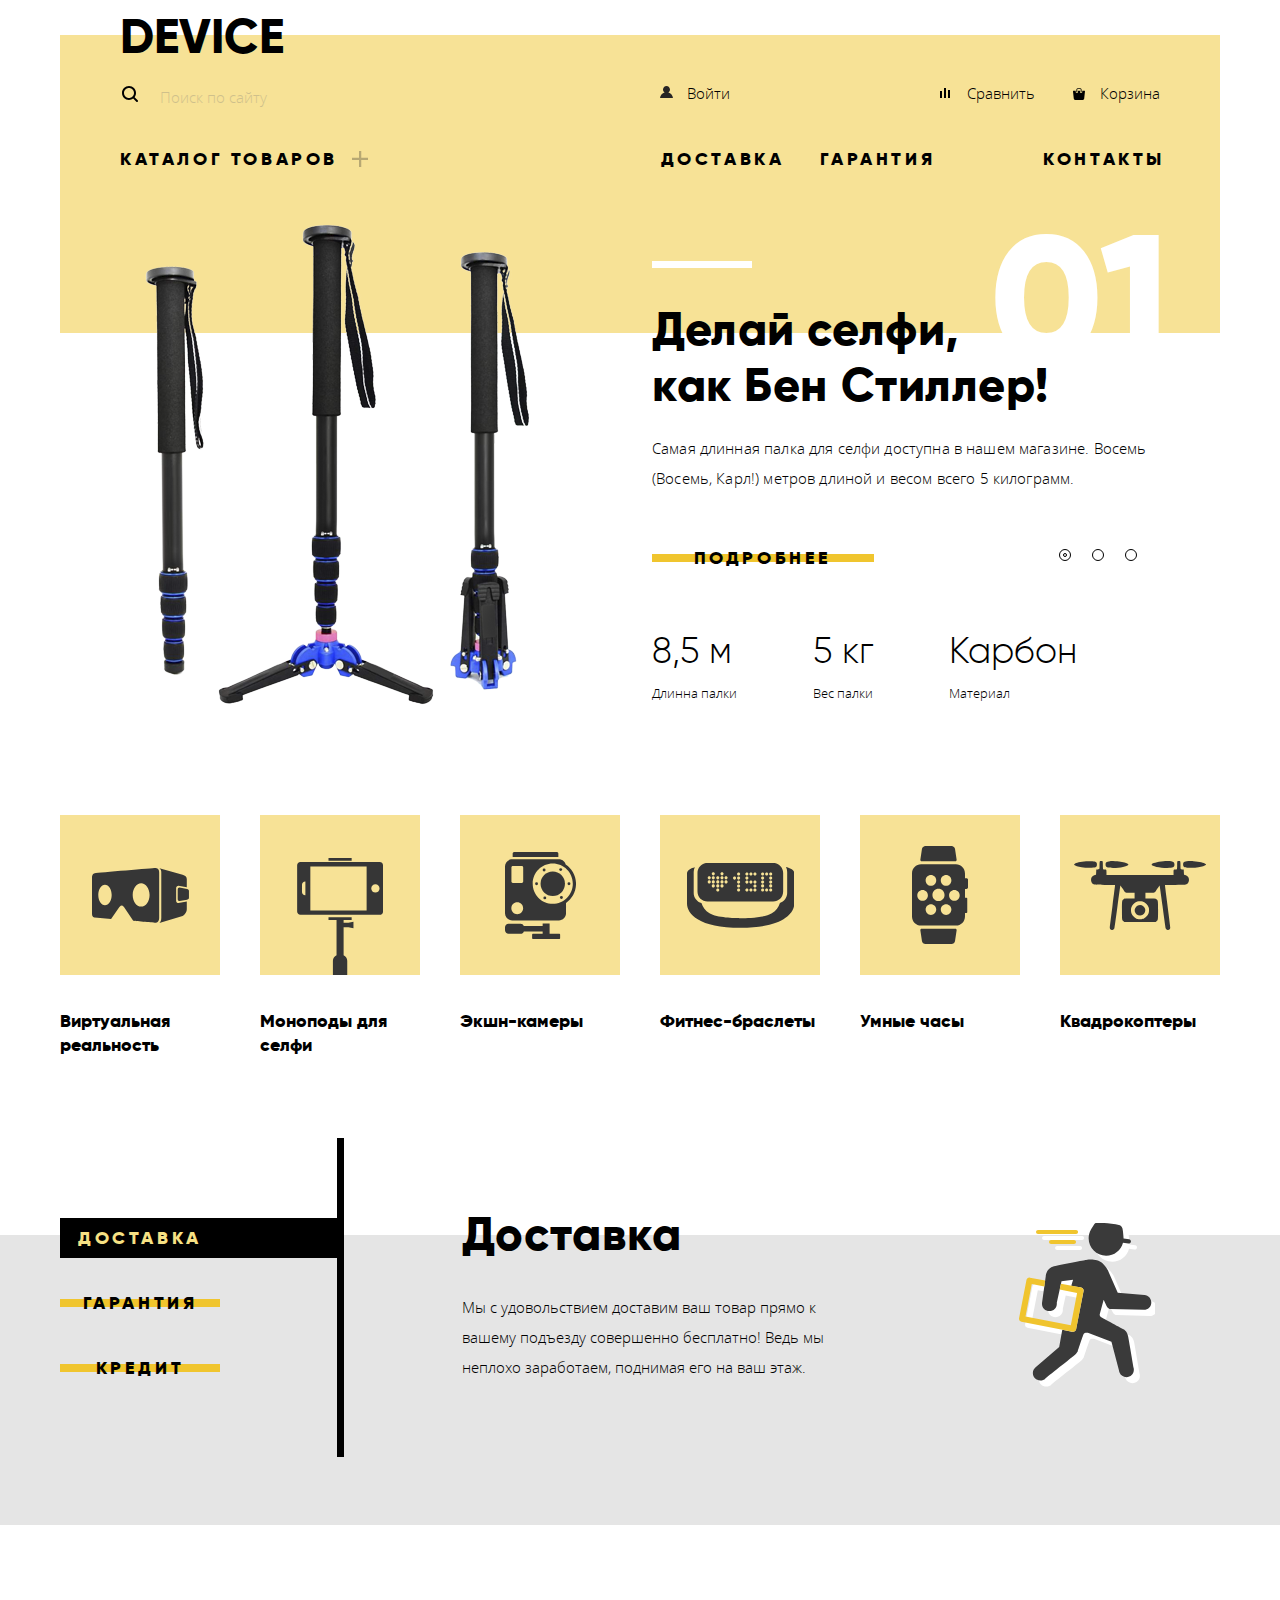
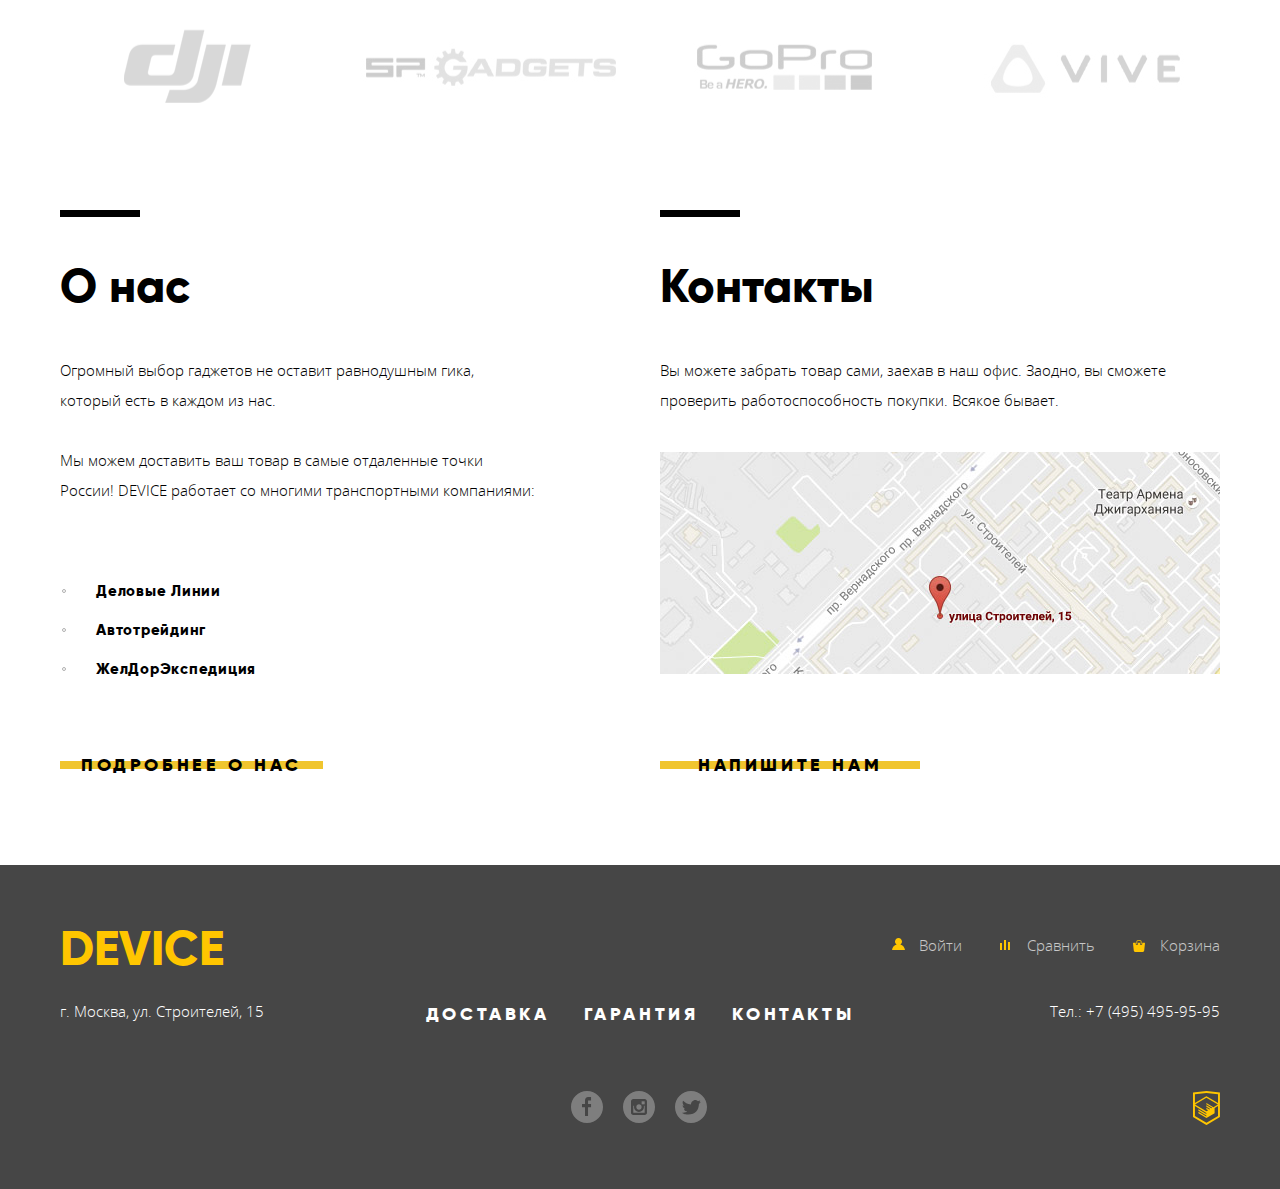
<file: index.html>
<!DOCTYPE html>
<html lang="ru">
	<head>
		<meta charset="UTF-8">
		<title>Магазин гаджетов "Device"</title>
		<link rel="stylesheet" href="css/normalize.css">
		<link rel="stylesheet" href="css/style.min.css">
	</head>
	<body>
		<div class="wrapper">
			<header class="header">
				<nav class="navigation">
					<a href=""   class="logo" tabindex="-1"><span class="visually-hidden">Логотип</span> Device</a>
					<ul class="navigation__list">
						<li class="navigation__item">
							<a href="#"   class="button__catalog navigation__link">Каталог товаров</a>
							<div class="popup-catalog">
								<span class="visually-hidden">
								Каталог товаров
								</span>
								<ul class="popup-catalog__list">
									<li class="popup-catalog__item">
										<a href=""   class="popup-catalog__link">
											<h3 class="popup-item__title">Виртуальная реальность</h3>
										</a>
									</li>
									<li class="popup-catalog__item">
										<a href="catalog.html" class="popup-catalog__link">
											<h3 class="popup-item__title">Моноподы для селфи</h3>
										</a>
									</li>
									<li class="popup-catalog__item">
										<a href=""   class="popup-catalog__link">
											<h3 class="popup-item__title">Экшн-камеры</h3>
										</a>
									</li>
									<li class="popup-catalog__item">
										<a href=""   class="popup-catalog__link">
											<h3 class="popup-item__title">Фитнес-браслеты</h3>
										</a>
									</li>
									<li class="popup-catalog__item">
										<a href=""   class="popup-catalog__link">
											<h3 class="popup-item__title">Умные часы</h3>
										</a>
									</li>
									<li class="popup-catalog__item">
										<a href=""   class="popup-catalog__link">
											<h3 class="popup-item__title">Квадрокоптеры</h3>
										</a>
									</li>
								</ul>
							</div>
						</li>
						<li class="navigation__item"><a href=""   class="navigation__link">Доставка</a></li>
						<li class="navigation__item"><a href=""   class="navigation__link">Гарантия</a></li>
						<li class="navigation__item"><a href=""   class="navigation__link--contacts navigation__link">Контакты</a></li>
					</ul>
				</nav>
				<div class="header-row">
					<form action="#" class="search">
						<input type="text" id="searh-field" placeholder="Поиск по сайту" class="search-input">
						<button type="submit" class="search__button">Найти</button>
						<label for="searh-field" class="search__title"><span class="visually-hidden">Поиск по сайту</span></label>
					</form>
					<div class="user-navigation">
						<span class="user-navigation__title visually-hidden">Навигация пользователя</span>
						<ul class="user-navigation__list">
							<li class="user-navigation__item ">
								<a href=""   class="user-cabinet user-navigation__link  d-none">
									<svg version="1.1" xmlns="http://www.w3.org/2000/svg" xmlns:xlink="http://www.w3.org/1999/xlink" x="0px" y="0px"
										width="13px" height="12px" viewBox="0 0 13 12" enable-background="new 0 0 13 12" xml:space="preserve">
										<path fill="#272525" d="M0.032,12h12.937c-0.163-2.643-2.074-4.837-4.671-5.543C9.306,5.846,9.985,4.75,9.985,3.485
											C9.985,1.561,8.425,0,6.5,0S3.015,1.561,3.015,3.485c0,1.264,0.68,2.361,1.688,2.972C2.106,7.163,0.194,9.357,0.032,12z"/>
									</svg>
									Валентин Петухов
								</a>
							</li>
							<li class="user-navigation__item">
								<a href=""   class="log-off user-navigation__link  d-none">Выйти</a>
							</li>
							<li class="user-navigation__item">
								<a href=""   class="log-in user-navigation__link">
									<svg version="1.1" xmlns="http://www.w3.org/2000/svg" xmlns:xlink="http://www.w3.org/1999/xlink" x="0px" y="0px"
										width="13px" height="12px" viewBox="0 0 13 12" enable-background="new 0 0 13 12" xml:space="preserve">
										<path fill="#272525" d="M0.032,12h12.937c-0.163-2.643-2.074-4.837-4.671-5.543C9.306,5.846,9.985,4.75,9.985,3.485
											C9.985,1.561,8.425,0,6.5,0S3.015,1.561,3.015,3.485c0,1.264,0.68,2.361,1.688,2.972C2.106,7.163,0.194,9.357,0.032,12z"/>
									</svg>
									Войти
								</a>
							</li>
							<li class="user-navigation__item">
								<a href=""   class="compare user-navigation__link">
									<svg version="1.1"  xmlns="http://www.w3.org/2000/svg" xmlns:xlink="http://www.w3.org/1999/xlink" x="0px" y="0px"
										width="10px" height="10px" viewBox="0 0 10 10" enable-background="new 0 0 10 10" xml:space="preserve">
										<rect x="8" y="2" width="1.984" height="8"/>
										<rect y="3" width="1.984" height="7"/>
										<rect x="4" width="2" height="10"/>
									</svg>
									Сравнить
								</a>
							</li>
							<li class="user-navigation__item">
								<a href=""   class="cart user-navigation__link">
									<svg version="1.1"  xmlns="http://www.w3.org/2000/svg" xmlns:xlink="http://www.w3.org/1999/xlink" x="0px" y="0px"
										width="12px" height="12px" viewBox="0 0 12 12" enable-background="new 0 0 12 12" xml:space="preserve">
										<g>
											<path d="M11.864,3.017c-0.082-0.098-0.203-0.154-0.327-0.154H9.225V4.09c0,0.563-0.484,1.022-1.08,1.022
												c-0.594,0-1.078-0.458-1.078-1.022V2.863H4.909V4.09c0,0.563-0.485,1.022-1.08,1.022c-0.595,0-1.078-0.458-1.078-1.022V2.863H0.438
												c-0.125,0-0.243,0.056-0.327,0.154C0.028,3.115-0.012,3.245,0.003,3.375l0.776,7.134c0.015,0.806,0.642,1.455,1.411,1.455h7.595
												c0.77,0,1.396-0.649,1.411-1.455l0.776-7.134C11.987,3.245,11.946,3.115,11.864,3.017z"/>
											<path d="M3.829,4.499c0.239,0,0.433-0.184,0.433-0.409V1.84c0-0.632,0.672-1.022,1.295-1.022h1.079
												c0.655,0,1.078,0.401,1.078,1.022v2.25c0,0.225,0.194,0.409,0.431,0.409c0.239,0,0.433-0.184,0.433-0.409V1.84
												C8.577,0.773,7.761,0,6.636,0H5.557C4.367,0,3.398,0.826,3.398,1.84v2.25C3.398,4.315,3.592,4.499,3.829,4.499z"/>
										</g>
									</svg>
									Корзина
								</a>
							</li>
						</ul>
					</div>
				</div>
			</header>
		</div>
		<main >
			<h1 class="visually-hidden">Магазин гаджетов "Device"</h1>
			<div class="wrapper">
				<section class="popular">
					<h2 class="visually-hidden">
						Популярные в этом сезоне
					</h2>
					<ul class="popular-list">
						<li class="popular__item">
							<h3 class="visually-hidden">Селфи палка "XXL"</h3>
							<img class="popular__picture" src="img/slider-1.png" alt="Селфи палка XXL">
							<div class="item__container">
								<p>
									<span class="popular__number">01</span>
									<b class="popular__item-title">
									Делай селфи,<br> 
									как Бен Стиллер! 
									</b>
								</p>
								<p class="popular__content">
									Самая длинная палка для селфи доступна в нашем магазине.
									Восемь (Восемь, Карл!) метров длиной и весом всего 5 килограмм.
								</p>
								<dl class="popular-dlist">
									<div class="dlist__group">
										<dt class="dlist-termin">Длинна палки</dt>
										<dd class="dlist-descript">8,5 м</dd>
									</div>
									<div class="dlist__group">
										<dt class="dlist-termin">Вес палки</dt>
										<dd class="dlist-descript">5 кг</dd>
									</div>
									<div class="dlist__group">
										<dt class="dlist-termin">Материал</dt>
										<dd class="dlist-descript">Карбон</dd>
									</div>
								</dl>
								<div class="popular__button-group">
									<a href=""   class="button popular__link button--yellow">Подробнее</a>
									<div class="button-group__nav">
										<a href=""   class="popular__button--current popular__button--first button popular__button"><span class="visually-hidden">к Первому</span></a>
										<a href=""   class="popular__button--second button popular__button "><span class="visually-hidden">ко Второму</span></a>
										<a href=""   class="popular__button--third button popular__button"><span class="visually-hidden">к Третьему</span></a>
									</div>
								</div>
							</div>
						</li>
						<li class="popular__item d-none">
							<h3 class="visually-hidden">Фитнес браслет "I'm see you!"</h3>
							<img class="popular__picture" src="img/slider-2.png" alt="Фитнес браслет I see you!">
							<div class="item__container">
								<p>
									<span class="popular__number">02</span>
									<b class="popular__item-title">
									Худеем<br> правильно!
									</b>
								</p>
								<p class="popular__content">
									Мотивирующие фитнес-браслеты помогут найти в себе силы 
									не пропускать занятия и соблюдать диету.
								</p>
								<dl class="popular-dlist">
									<div class="dlist__group">
										<dt class="dlist-termin">Без подзарядки</dt>
										<dd class="dlist-descript">48 часов</dd>
									</div>
								</dl>
								<div class="popular__button-group">
									<a href=""   class="button popular__link button--yellow">Подробнее</a>
									<div class="button-group__nav">
										<a href=""   class="popular__button--first button popular__button"><span class="visually-hidden">к Первому</span></a>
										<a href=""   class="popular__button--current popular__button--second button popular__button"><span class="visually-hidden">ко Второму</span></a>
										<a href=""   class="popular__button--third button popular__button "><span class="visually-hidden">к Третьему</span></a>
									</div>
								</div>
							</div>
						</li>
						<li class="popular__item d-none">
							<h3 class="visually-hidden">Квадрокоптер <span class="visually-show">"LaserJet"</span></h3>
							<img class="popular__picture" src="img/slider-3.png" alt="Квадрокоптер LaserJet">
							<div class="item__container">
								<p>
									<span class="popular__number">03</span>
									<b class="popular__item-title">Порхает как бабочка,
									жалит как пчела!</b>
								</p>
								<p class="popular__content">
									Этот обычный, на первый взгляд, квадрокоптер оснащен 
									мощным лазером, замаскированным под стандартную камеру.
								</p>
								<dl class="popular-dlist">
									<div class="dlist__group">
										<dt class="dlist-termin">Дальность полета</dt>
										<dd class="dlist-descript">800 м</dd>
									</div>
									<div class="dlist__group">
										<dt class="dlist-termin">Радиус поражения</dt>
										<dd class="dlist-descript">50 м</dd>
									</div>
								</dl>
								<div class="popular__button-group">
									<a href=""   class="button popular__link button--yellow">Подробнее</a>
									<div class="button-group__nav">
										<a href=""   class="popular__button--first button popular__button "><span class="visually-hidden">к Первому</span></a>
										<a href=""   class="popular__button--second button popular__button"><span class="visually-hidden">ко Второму</span></a>
										<a href=""   class="popular__button--current popular__button--third button popular__button"><span class="visually-hidden">к Третьему</span></a>
									</div>
								</div>
							</div>
						</li>
					</ul>
				</section>
				<section class="catalog">
					<h2 class="visually-hidden">
						Каталог товаров
					</h2>
					<ul class="catalog__list">
						<li class="catalog__item">
							<a href=""   class="virtual catalog__link">
								<h3 class="item__title">Виртуальная реальность</h3>
							</a>
						</li>
						<li class="catalog__item">
							<a href="catalog.html"   class="monopods catalog__link">
								<h3 class="item__title">Моноподы для селфи</h3>
							</a>
						</li>
						<li class="catalog__item">
							<a href=""   class="cams catalog__link">
								<h3 class="item__title">Экшн-камеры</h3>
							</a>
						</li>
						<li class="catalog__item">
							<a href=""   class="fitness catalog__link">
								<h3 class="item__title">Фитнес-браслеты</h3>
							</a>
						</li>
						<li class="catalog__item">
							<a href=""   class="watch catalog__link">
								<h3 class="item__title">Умные часы</h3>
							</a>
						</li>
						<li class="catalog__item">
							<a href=""   class="quadro catalog__link">
								<h3 class="item__title">Квадрокоптеры</h3>
							</a>
						</li>
					</ul>
				</section>
			</div>
			<section class="servises">
				<div class="wrapper">
					<div class="servises-container">
						<h2 class="visually-hidden">Сервисы</h2>
						<div class="servises__link-container">
							<a href=""   class="servises__link--current servises__link--delivery button button--yellow  servises__link">
							Доставка
							</a>
							<a href=""   class="servises__link--warranty  button button--yellow servises__link">
							Гарантия
							</a>
							<a href=""   class="servises__link--credit button--yellow  button servises__link">
							Кредит
							</a>
						</div>
						<ul class="servises__list">
							<li class="servises__item servises__item--delivery">
								<h3 class="servises__title" data-content="Доставка">Доставка</h3>
								<p class="servises__content">
									Мы с удовольствием доставим ваш товар прямо к вашему подъезду совершенно бесплатно! Ведь мы неплохо заработаем, поднимая его на ваш этаж.
								</p>
							</li>
							<li class="abs-hidden servises__item servises__item--warranty">
								<h3 class="servises__title" data-content="Гарантия">Гарантия</h3>
								<p class="servises__content">
									Если из-за возгорания купленного у нас товара у вас сгорит дом — не переживайте, 	мы выдадим вам новый.
									Товар, не дом, конечно же.
								</p>
							</li>
							<li class="abs-hidden servises__item servises__item--credit">
								<h3 class="servises__title" data-content="Кредит">Кредит</h3>
								<p class="servises__content">
									Залезть в долговую яму стало проще! Кредитные консультанты подберут для вас наиболее выгодные 
									условия кредита. Выгодные для нашего банка, разумеется.
								</p>
							</li>
						</ul>
					</div>
				</div>
			</section>
			<div class="wrapper">
				<section class="brands">
					<h2 class="visually-hidden">Бренды продающиеся у нас</h2>
					<ul class="brands__list">
						<li class="brands__item">
							<a href=""   class="brands__link brands__link--dji">
								<h3 class="visually-hidden">DJI Technology</h3>
								<img src="img/logo-1.jpg" alt="Логотип DJI">
							</a>
						</li>
						<li class="brands__item">
							<a href=""   class="brands__link brands__link--sp">
								<h3 class="visually-hidden">SP Gadgets</h3>
								<img src="img/logo-2.jpg" alt="Логотип SP Gadgets">
							</a>
						</li>
						<li class="brands__item">
							<a href=""   class="brands__link brands__link--gopro">
								<h3 class="visually-hidden">GoPro</h3>
								<img src="img/logo-3.jpg" alt="Логотип GoPro">
							</a>
						</li>
						<li class="brands__item" >
							<a href=""   class="brands__link brands__link--vive">
								<h3 class="visually-hidden">Vive</h3>
								<img src="img/logo-4.jpg" alt="Логотип Vive">
							</a>
						</li>
					</ul>
				</section>
				<div class="end-main-container">
					<section class="about-us">
						<h2 class="about-us__title">О нас</h2>
						<p  class="about-us__content">
							Огромный выбор гаджетов не оставит равнодушным гика, который есть в каждом из нас.
						</p>
						<p  class="about-us__content">
							Мы можем доставить ваш товар в самые отдаленные точки России! DEVICE работает со многими транспортными компаниями:
						</p>
						<ul class="about-us__list">
							<li class="about-us__item">Деловые Линии</li>
							<li class="about-us__item">Автотрейдинг</li>
							<li class="about-us__item">ЖелДорЭкспедиция</li>
						</ul>
						<a href=""   class="about-us__link button button--yellow">Подробнее о нас</a>
					</section>
					<section class="contacts">
						<h2 class="contacts__title">Контакты</h2>
						<p class="contacts__content">
							Вы можете забрать товар сами, заехав в наш офис. Заодно, вы сможете проверить работоспособность покупки. Всякое бывает.
						</p>
						<a href=""   class="map_link">
						<img class="contacts__map" src="img/map.jpg" alt="Улица Строителей, 15">
						</a>
						<a href=""   class="contacts__link button button--yellow">Напишите нам</a>
					</section>
				</div>
			</div>
		</main>
		<footer class="footer">
			<div class="wrapper">
				<a href=""   class="logo"><span class="visually-hidden">Логотип</span> Device</a>
				<section class="user-navigation">
					<h2 class="user-navigation__title visually-hidden">Навигация пользователя</h2>
					<ul class="user-navigation__list">
						<li class="user-navigation__item ">
							<a href=""   class="user-cabinet user-navigation__link  d-none">
								<svg version="1.1" xmlns="http://www.w3.org/2000/svg" xmlns:xlink="http://www.w3.org/1999/xlink" x="0px" y="0px"
									width="13px" height="12px" viewBox="0 0 13 12" enable-background="new 0 0 13 12" xml:space="preserve">
									<path d="M0.032,12h12.937c-0.163-2.643-2.074-4.837-4.671-5.543C9.306,5.846,9.985,4.75,9.985,3.485
										C9.985,1.561,8.425,0,6.5,0S3.015,1.561,3.015,3.485c0,1.264,0.68,2.361,1.688,2.972C2.106,7.163,0.194,9.357,0.032,12z"/>
								</svg>
								<span class="link-text">Валентин Петухов</span>
							</a>
						</li>
						<li class="user-navigation__item">
							<a href=""   class="log-off user-navigation__link  d-none"><span class="link-text">Выйти</span></a>
						</li>
						<li class="user-navigation__item">
							<a href=""   class="log-in user-navigation__link">
								<svg version="1.1" xmlns="http://www.w3.org/2000/svg" xmlns:xlink="http://www.w3.org/1999/xlink" x="0px" y="0px"
									width="13px" height="12px" viewBox="0 0 13 12" enable-background="new 0 0 13 12" xml:space="preserve">
									<path d="M0.032,12h12.937c-0.163-2.643-2.074-4.837-4.671-5.543C9.306,5.846,9.985,4.75,9.985,3.485
										C9.985,1.561,8.425,0,6.5,0S3.015,1.561,3.015,3.485c0,1.264,0.68,2.361,1.688,2.972C2.106,7.163,0.194,9.357,0.032,12z"/>
								</svg>
								<span class="link-text">Войти</span>
							</a>
						</li>
						<li class="user-navigation__item">
							<a href=""   class="compare user-navigation__link">
								<svg version="1.1" xmlns="http://www.w3.org/2000/svg" xmlns:xlink="http://www.w3.org/1999/xlink" x="0px" y="0px"
									width="10px" height="10px" viewBox="0 0 10 10" enable-background="new 0 0 10 10" xml:space="preserve">
									<rect x="8" y="2" width="1.984" height="8"/>
									<rect y="3" width="1.984" height="7"/>
									<rect x="4" width="2" height="10"/>
								</svg>
								<span class="link-text">Сравнить</span>
							</a>
						</li>
						<li class="user-navigation__item">
							<a href=""   class="cart user-navigation__link">
								<svg version="1.1" xmlns="http://www.w3.org/2000/svg" xmlns:xlink="http://www.w3.org/1999/xlink" x="0px" y="0px"
									width="12px" height="12px" viewBox="0 0 12 12" enable-background="new 0 0 12 12" xml:space="preserve">
									<g>
										<path d="M11.864,3.017c-0.082-0.098-0.203-0.154-0.327-0.154H9.225V4.09c0,0.563-0.484,1.022-1.08,1.022
											c-0.594,0-1.078-0.458-1.078-1.022V2.863H4.909V4.09c0,0.563-0.485,1.022-1.08,1.022c-0.595,0-1.078-0.458-1.078-1.022V2.863H0.438
											c-0.125,0-0.243,0.056-0.327,0.154C0.028,3.115-0.012,3.245,0.003,3.375l0.776,7.134c0.015,0.806,0.642,1.455,1.411,1.455h7.595
											c0.77,0,1.396-0.649,1.411-1.455l0.776-7.134C11.987,3.245,11.946,3.115,11.864,3.017z"/>
										<path d="M3.829,4.499c0.239,0,0.433-0.184,0.433-0.409V1.84c0-0.632,0.672-1.022,1.295-1.022h1.079
											c0.655,0,1.078,0.401,1.078,1.022v2.25c0,0.225,0.194,0.409,0.431,0.409c0.239,0,0.433-0.184,0.433-0.409V1.84
											C8.577,0.773,7.761,0,6.636,0H5.557C4.367,0,3.398,0.826,3.398,1.84v2.25C3.398,4.315,3.592,4.499,3.829,4.499z"/>
									</g>
								</svg>
								<span class="link-text">Корзина</span>
							</a>
						</li>
					</ul>
				</section>
				<div class="footer__contain">
					<p class="address">г. Москва, ул. Строителей, 15</p>
					<p class="tel">Тел.: +7 (495) 495-95-95</p>
					<ul class="navigation__list">
						<li class="navigation__item"><a href=""   class="navigation__link">Доставка</a></li>
						<li class="navigation__item"><a href=""   class="navigation__link">Гарантия</a></li>
						<li class="navigation__item"><a href=""   class="navigation__link">Контакты</a></li>
					</ul>
				</div>
				<a href="" class="footer-copyright__link" href="https://htmlacademy.ru/intensive/htmlcss" title="Макет любезно предоставлен">
					<span class="visually-hidden">Профессиональный HTML и CSS, уровень 1</span>
					<svg version="1.1" xmlns="http://www.w3.org/2000/svg" xmlns:xlink="http://www.w3.org/1999/xlink" x="0px" y="0px" width="26.943px" height="34.09px" viewBox="0 0 26.943 34.09" enable-background="new 0 0 26.943 34.09" xml:space="preserve">
						<path class="svg-html" d="M13.62,0.017L13.472,0L0,1.412v24.661l13.473,8.017l13.43-7.99l0.042-0.025V1.412L13.62,0.017z M25.019,12.127L13.495,5.334 L13.494,5.23l-0.087,0.05l-0.088-0.056v0.109L1.925,12.118V3.147l11.548-1.212l11.547,1.212V12.127z M13.405,6.787L24.923,13.5 l-4.479,2.64l-7.093-4.221l-0.014,1.415l5.904,3.513l-0.86,0.507l-5.03-2.992l-0.014,1.415l3.827,2.275l-0.782,0.523l-3.031-1.787 l-0.014,1.413l1.853,1.091l-1.8,1.081L2.034,13.622L13.405,6.787z M1.925,15.127l11.411,6.791l0.016,1.044L5.41,18.234L5.395,19.65 l7.979,4.795l0.018,1.076l-7.973-4.74l-0.013,1.414l8.021,4.822l0.046,0.025l8.143-4.872l-0.011-5.177l3.415-2.036v10.021 L13.472,31.85L1.925,24.979V15.127z"/>
					</svg>
				</a>
				<div class="footer-social">
					<b class="visually-hidden">Подружитесь с нами!</b>
					<ul class="footer-social__list">
						<li class="footer-social__item"><a href=""   class="footer-social__link--fb footer-social__link"><span class="visually-hidden">Фейсбук</span></a></li>
						<li class="footer-social__item"><a href=""   class="footer-social__link--inst footer-social__link"><span class="visually-hidden">Инстаграм</span></a></li>
						<li class="footer-social__item"><a href=""   class="footer-social__link--twit footer-social__link"><span class="visually-hidden">Твиттер</span></a></li>
					</ul>
				</div>
			</div>
		</footer>
		<section class="popup-write-us d-none">
			<h2 class="visually-hidden">Напишите нам</h2>
			<form action="#" class="popup-write-us__form">
				<p class="form__item">
					<label for="user-name" class="popup-write-us__label popup-user-name">Ваше имя:</label>
					<input type="text" class="popup-write-us__input popup-user-name" id="user-name"
						placeholder="Имя Фамилия">
				</p>
				<p class="form__item">
					<label for="email" class="popup-write-us__label popup-email">Ваш e-mail:</label>
					<input type="text" class="popup-write-us__input popup-email" id="email"
						placeholder="email@example.com">
				</p>
				<p class="form__item  popup-text">
					<label for="write" class="popup-write-us__label popup-text">Текст письма:</label>
					<textarea id="write" class="popup-write-us__input popup-text" placeholder="В свободной форме"></textarea>
				</p>
				<button type="submit" class="button button--yellow">Отправить</button>
			</form>
			<button type="button" class="popup-close">Закрыть</button>
		</section>
		<div class="popup-map d-none">
			<iframe src="https://www.google.com/maps/embed?pb=!1m18!1m12!1m3!1d2249.112374947364!2d37.527429316010654!3d55.68703400452986!2m3!1f0!2f0!3f0!3m2!1i1024!2i768!4f13.1!3m3!1m2!1s0x46b54cf65f5c8955%3A0x694710ccd55501e!2z0YPQuy4g0KHRgtGA0L7QuNGC0LXQu9C10LksIDE1LCDQnNC-0YHQutCy0LAsINCg0L7RgdGB0LjRjywgMTE5MzEx!5e0!3m2!1sru!2sua!4v1565012261387!5m2!1sru!2sua" width="960" height="559"  style="border:0" allowfullscreen></iframe>
			<button type="button" class="popup-close">Закрыть</button>
		</div>
		<script src="script/script.min.js"></script>
	</body>
</html>
</file>
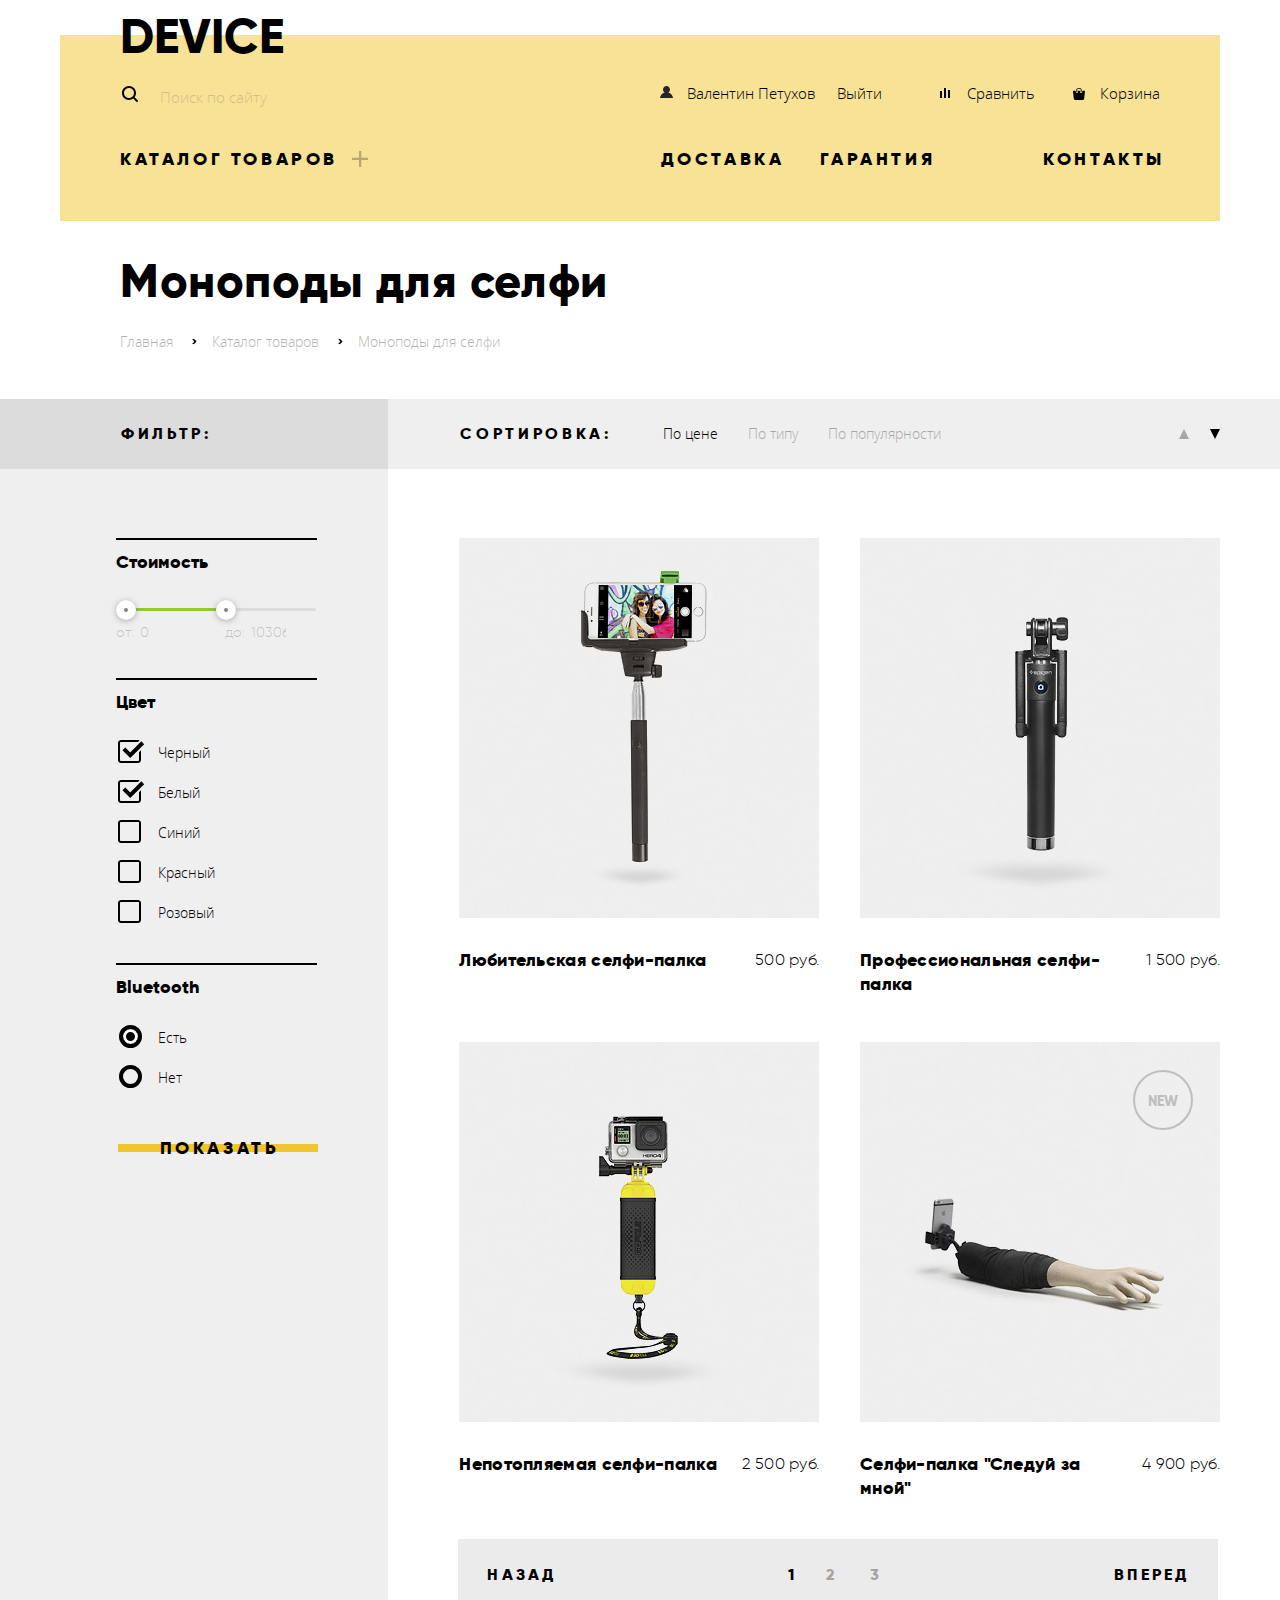
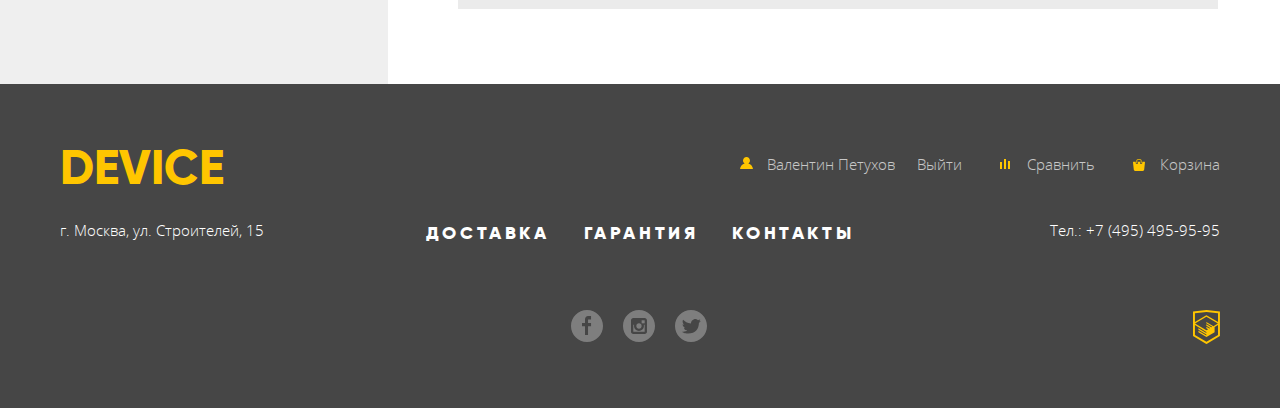
<file: catalog.html>
<!DOCTYPE html>
<html lang="ru">
	<head>
		<meta charset="UTF-8">
		<title>Каталог магазина "Device"</title>
		<link rel="stylesheet" href="css/style.min.css">
		<link rel="stylesheet" href="css/normalize.css">
	</head>
	<body>
		<div class="wrapper">
			<header class="header">
				<nav class="navigation">
					<a href="index.html"   class="logo"><span class="visually-hidden">Логотип</span> Device</a>
					<ul class="navigation__list">
						<li class="navigation__item">
							<a href=""   class="button__catalog navigation__link">Каталог товаров</a>
							<div class="popup-catalog">
								<span class="visually-hidden">
								Каталог товаров
								</span>
								<ul class="popup-catalog__list">
									<li class="popup-catalog__item">
										<a href=""   class="popup-catalog__link">
											<h3 class="popup-item__title">Виртуальная реальность</h3>
										</a>
									</li>
									<li class="popup-catalog__item">
										<a href=""   class="popup-catalog__link">
											<h3 class="popup-item__title">Моноподы для селфи</h3>
										</a>
									</li>
									<li class="popup-catalog__item">
										<a href=""   class="popup-catalog__link">
											<h3 class="popup-item__title">Экшн-камеры</h3>
										</a>
									</li>
									<li class="popup-catalog__item">
										<a href=""   class="popup-catalog__link">
											<h3 class="popup-item__title">Фитнес-браслеты</h3>
										</a>
									</li>
									<li class="popup-catalog__item">
										<a href=""   class="popup-catalog__link">
											<h3 class="popup-item__title">Умные часы</h3>
										</a>
									</li>
									<li class="popup-catalog__item">
										<a href=""   class="popup-catalog__link">
											<h3 class="popup-item__title">Квадрокоптеры</h3>
										</a>
									</li>
								</ul>
							</div>
						</li>
						<li class="navigation__item"><a href=""   class="navigation__link">Доставка</a></li>
						<li class="navigation__item"><a href=""   class="navigation__link">Гарантия</a></li>
						<li class="navigation__item"><a href=""   class="navigation__link--contacts navigation__link">Контакты</a></li>
					</ul>
				</nav>
				<div class="header-row">
					<form action="#" class="search">
						<input type="text" id="searh-field" placeholder="Поиск по сайту" class="search-input">
						<button type="submit" class="search__button">Найти</button>
						<label for="searh-field" class="search__title"><span class="visually-hidden">Поиск по сайту</span></label>
					</form>
					<div class="user-navigation">
						<span class="user-navigation__title visually-hidden">Навигация пользователя</span>
						<ul class="user-navigation__list">
							<li class="user-navigation__item ">
								<a href=""   class="user-cabinet user-navigation__link">
									<svg version="1.1"   xmlns="http://www.w3.org/2000/svg" xmlns:xlink="http://www.w3.org/1999/xlink" x="0px" y="0px"
										width="13px" height="12px" viewBox="0 0 13 12" enable-background="new 0 0 13 12" xml:space="preserve">
										<path fill="#272525" d="M0.032,12h12.937c-0.163-2.643-2.074-4.837-4.671-5.543C9.306,5.846,9.985,4.75,9.985,3.485
											C9.985,1.561,8.425,0,6.5,0S3.015,1.561,3.015,3.485c0,1.264,0.68,2.361,1.688,2.972C2.106,7.163,0.194,9.357,0.032,12z"/>
									</svg>
									Валентин Петухов
								</a>
							</li>
							<li class="user-navigation__item">
								<a href=""   class="log-off user-navigation__link">Выйти</a>
							</li>
							<li class="user-navigation__item">
								<a href=""   class="log-in user-navigation__link d-none">
									<svg version="1.1"   xmlns="http://www.w3.org/2000/svg" xmlns:xlink="http://www.w3.org/1999/xlink" x="0px" y="0px"
										width="13px" height="12px" viewBox="0 0 13 12" enable-background="new 0 0 13 12" xml:space="preserve">
										<path fill="#272525" d="M0.032,12h12.937c-0.163-2.643-2.074-4.837-4.671-5.543C9.306,5.846,9.985,4.75,9.985,3.485
											C9.985,1.561,8.425,0,6.5,0S3.015,1.561,3.015,3.485c0,1.264,0.68,2.361,1.688,2.972C2.106,7.163,0.194,9.357,0.032,12z"/>
									</svg>
									Войти
								</a>
							</li>
							<li class="user-navigation__item">
								<a href=""   class="compare user-navigation__link">
									<svg version="1.1"   xmlns="http://www.w3.org/2000/svg" xmlns:xlink="http://www.w3.org/1999/xlink" x="0px" y="0px"
										width="10px" height="10px" viewBox="0 0 10 10" enable-background="new 0 0 10 10" xml:space="preserve">
										<rect x="8" y="2" width="1.984" height="8"/>
										<rect y="3" width="1.984" height="7"/>
										<rect x="4" width="2" height="10"/>
									</svg>
									Сравнить
								</a>
							</li>
							<li class="user-navigation__item">
								<a href=""   class="cart user-navigation__link">
									<svg version="1.1"   xmlns="http://www.w3.org/2000/svg" xmlns:xlink="http://www.w3.org/1999/xlink" x="0px" y="0px"
										width="12px" height="12px" viewBox="0 0 12 12" enable-background="new 0 0 12 12" xml:space="preserve">
										<g>
											<path d="M11.864,3.017c-0.082-0.098-0.203-0.154-0.327-0.154H9.225V4.09c0,0.563-0.484,1.022-1.08,1.022
												c-0.594,0-1.078-0.458-1.078-1.022V2.863H4.909V4.09c0,0.563-0.485,1.022-1.08,1.022c-0.595,0-1.078-0.458-1.078-1.022V2.863H0.438
												c-0.125,0-0.243,0.056-0.327,0.154C0.028,3.115-0.012,3.245,0.003,3.375l0.776,7.134c0.015,0.806,0.642,1.455,1.411,1.455h7.595
												c0.77,0,1.396-0.649,1.411-1.455l0.776-7.134C11.987,3.245,11.946,3.115,11.864,3.017z"/>
											<path d="M3.829,4.499c0.239,0,0.433-0.184,0.433-0.409V1.84c0-0.632,0.672-1.022,1.295-1.022h1.079
												c0.655,0,1.078,0.401,1.078,1.022v2.25c0,0.225,0.194,0.409,0.431,0.409c0.239,0,0.433-0.184,0.433-0.409V1.84
												C8.577,0.773,7.761,0,6.636,0H5.557C4.367,0,3.398,0.826,3.398,1.84v2.25C3.398,4.315,3.592,4.499,3.829,4.499z"/>
										</g>
									</svg>
									Корзина
								</a>
							</li>
						</ul>
					</div>
				</div>
			</header>
		</div>
		<main>
			<div class="wrapper">
				<h1 class="main__title">Моноподы для селфи</h1>
				<ul class="breadcrumbs">
					<li class="breadcrumbs__item"><a href="" class="breadcrumbs__link"  >Главная</a></li>
					<li class="breadcrumbs__item"><a href="" class="breadcrumbs__link"  >Каталог товаров</a></li>
					<li class="breadcrumbs__item"><a class="link-disabled breadcrumbs__link">Моноподы для селфи</a></li>
				</ul>
				<div class="inner-page-content">
					<section class="filter">
						<h2 class="filter__title">Фильтр:</h2>
						<form action="#" class="filter__form">
							<fieldset class="filter__group filter__group--range">
								<legend class="filter__legend">Стоимость</legend>
								<div class="range__button-group">
									<button type="button" class="range__button range__button--min"></button>
									<button type="button" class="range__button range__button--max"></button>
								</div>
								<label for="min-range" class="filter__label--range">от:</label>
								<input type="number" id="min-range" class="filter__input--range filter__input--range-min" value="0">
								<label for="max-range" class="filter__label--range">до:</label>
								<input type="number" id="max-range" class="filter__input--range filter__input--range-max" value="10306">
							</fieldset>
							<fieldset class="filter__group filter__group--checkbox">
								<legend class="filter__legend">Цвет</legend>
								<input type="checkbox" id="black" class="filter__input visually-hidden" checked>
								<label for="black" class="filter__label label-for-color">Черный</label>
								<input type="checkbox" id="white" class="filter__input visually-hidden" checked>
								<label for="white" class="filter__label label-for-color">Белый</label>
								<input type="checkbox" id="blue" class="filter__input visually-hidden">
								<label for="blue" class="filter__label label-for-color">Синий</label>
								<input type="checkbox" id="red" class="filter__input visually-hidden">
								<label for="red" class="filter__label label-for-color">Красный</label>
								<input type="checkbox" id="pink" class="filter__input visually-hidden">
								<label for="pink" class="filter__label label-for-color">Розовый</label>
							</fieldset>
							<fieldset class="filter__group  filter__group--radio">
								<legend class="filter__legend">Bluetooth</legend>
								<input type="radio" id="yes" name="bluetooth" value="yes" class="filter__input visually-hidden" checked>
								<label for="yes" class="filter__label label-for-radio">Есть</label>
								<input type="radio" id="no" name="bluetooth" value="no" class="filter__input visually-hidden">
								<label for="no" class="filter__label label-for-radio">Нет</label>
							</fieldset>
							<button type="submit" class="button button--yellow">Показать</button>
						</form>
					</section>
					<section class="products">
						<h2 class="visually-hidden">Товары</h2>
						<div class="sort">
							<h3 class="sort__title">Сортировка:</h3>
							<ul class="sort-list">
								<li class="sort__item"><a href="" class="sort-list__link--current sort-list__link"  >По цене</a></li>
								<li class="sort__item"><a href="" class="sort-list__link"  >По типу</a></li>
								<li class="sort__item"><a href="" class="sort-list__link"  >По популярности</a></li>
							</ul>
							<ul class="sort-list view-list">
								<li class="view-list__item"><a href="" class="view-list__link"  >
									<span class="visually-hidden">По возрастанию</span>
									</a>
								</li>
								<li class="view-list__item"><a href="" class="view-list__link--current view-list__link"  >
									<span class="visually-hidden">По убыванию</span>
									</a>
								</li>
							</ul>
						</div>
						<ul class="products-list">
							<li class="products-list__item">
								<a href=""   class="products-list__link">
									<h3 class="products-list__title">Любительская селфи-палка</h3>
								</a>
								<img src="img/item-1.jpg" alt="Любительская селфи-палка">
								<span class="products-list__price">500 руб.</span>
								<p class="products-list__actions">
									<a href=""   class="button button--yellow">В корзину</a>
									<a href=""   class="add-compare__link">Добавить к сравнению</a>
								</p>
							</li>
							<li class="products-list__item">
								<a href=""   class="products-list__link">
									<h3 class="products-list__title">Профессиональная селфи-палка</h3>
								</a>
								<img src="img/item-2.jpg" alt="Профессиональная селфи-палка">
								<span class="products-list__price">1 500 руб.</span>
								<p class="products-list__actions">
									<a href=""   class="button button--yellow">В корзину</a>
									<a href=""   class="add-compare__link">Добавить к сравнению</a>
								</p>
							</li>
							<li class="products-list__item">
								<a href=""   class="products-list__link">
									<h3 class="products-list__title">Непотопляемая селфи-палка</h3>
								</a>
								<img src="img/item-3.jpg" alt="Непотопляемая селфи-палка">
								<span class="products-list__price">2 500 руб.</span>
								<p class="products-list__actions">
									<a href=""   class="button button--yellow">В корзину</a>
									<a href=""   class="add-compare__link">Добавить к сравнению</a>
								</p>
							</li>
							<li class="products-list__item list__item--new">
								<a href=""   class="products-list__link">
									<h3 class="products-list__title">Селфи-палка "Следуй за мной"</h3>
								</a>
								<img src="img/item-4.jpg" alt="Селфи-палка Следуй за мной">
								<span class="products-list__price">4 900 руб.</span>
								<p class="products-list__actions">
									<a href=""   class="button button--yellow">В корзину</a>
									<a href=""   class="add-compare__link">Добавить к сравнению</a>
								</p>
							</li>
						</ul>
						<div class="page-navigation">
							<h2 class="visually-hidden">Навигация по страницам</h2>
							<ul class="pagination-list">
								<li class="pagination-list__item">
									<a href="" class="pagination__link--previous pagination__link"  >Назад</a>
								</li>
								<li class="pagination-list__item">
									<a href="" class="pagination__link--number-current pagination__link--number pagination__link link-disabled"  >
									1 <span class="visually-hidden">страница</span>
									</a>
								</li>
								<li class="pagination-list__item">
									<a href="" class="pagination__link--number pagination__link"  >
									2 <span class="visually-hidden">страница</span>
									</a>
								</li>
								<li class="pagination-list__item">
									<a href="" class="pagination__link--number pagination__link"  >
									3 <span class="visually-hidden">страница</span>
									</a>
								</li>
								<li class="pagination-list__item">
									<a href="" class="pagination__link--next pagination__link"  >Вперед</a>
								</li>
							</ul>
						</div>
					</section>
				</div>
			</div>
		</main>
		<footer class="footer">
			<div class="wrapper">
				<a href=""   class="logo"><span class="visually-hidden">Логотип</span> Device</a>
				<section class="user-navigation">
					<h2 class="user-navigation__title visually-hidden">Навигация пользователя</h2>
					<ul class="user-navigation__list">
						<li class="user-navigation__item ">
							<a href=""   class="user-cabinet user-navigation__link">
								<svg version="1.1"   xmlns="http://www.w3.org/2000/svg" xmlns:xlink="http://www.w3.org/1999/xlink" x="0px" y="0px"
									width="13px" height="12px" viewBox="0 0 13 12" enable-background="new 0 0 13 12" xml:space="preserve">
									<path d="M0.032,12h12.937c-0.163-2.643-2.074-4.837-4.671-5.543C9.306,5.846,9.985,4.75,9.985,3.485
										C9.985,1.561,8.425,0,6.5,0S3.015,1.561,3.015,3.485c0,1.264,0.68,2.361,1.688,2.972C2.106,7.163,0.194,9.357,0.032,12z"/>
								</svg>
								<span class="link-text">Валентин Петухов</span>
							</a>
						</li>
						<li class="user-navigation__item">
							<a href=""   class="log-off user-navigation__link"><span class="link-text">Выйти</span></a>
						</li>
						<li class="user-navigation__item">
							<a href=""   class="log-in user-navigation__link d-none">
								<svg version="1.1"   xmlns="http://www.w3.org/2000/svg" xmlns:xlink="http://www.w3.org/1999/xlink" x="0px" y="0px"
									width="13px" height="12px" viewBox="0 0 13 12" enable-background="new 0 0 13 12" xml:space="preserve">
									<path d="M0.032,12h12.937c-0.163-2.643-2.074-4.837-4.671-5.543C9.306,5.846,9.985,4.75,9.985,3.485
										C9.985,1.561,8.425,0,6.5,0S3.015,1.561,3.015,3.485c0,1.264,0.68,2.361,1.688,2.972C2.106,7.163,0.194,9.357,0.032,12z"/>
								</svg>
								<span class="link-text">Войти</span>
							</a>
						</li>
						<li class="user-navigation__item">
							<a href=""   class="compare user-navigation__link">
								<svg version="1.1"   xmlns="http://www.w3.org/2000/svg" xmlns:xlink="http://www.w3.org/1999/xlink" x="0px" y="0px"
									width="10px" height="10px" viewBox="0 0 10 10" enable-background="new 0 0 10 10" xml:space="preserve">
									<rect x="8" y="2" width="1.984" height="8"/>
									<rect y="3" width="1.984" height="7"/>
									<rect x="4" width="2" height="10"/>
								</svg>
								<span class="link-text">Сравнить</span>
							</a>
						</li>
						<li class="user-navigation__item">
							<a href=""   class="cart user-navigation__link">
								<svg version="1.1"   xmlns="http://www.w3.org/2000/svg" xmlns:xlink="http://www.w3.org/1999/xlink" x="0px" y="0px"
									width="12px" height="12px" viewBox="0 0 12 12" enable-background="new 0 0 12 12" xml:space="preserve">
									<g>
										<path d="M11.864,3.017c-0.082-0.098-0.203-0.154-0.327-0.154H9.225V4.09c0,0.563-0.484,1.022-1.08,1.022
											c-0.594,0-1.078-0.458-1.078-1.022V2.863H4.909V4.09c0,0.563-0.485,1.022-1.08,1.022c-0.595,0-1.078-0.458-1.078-1.022V2.863H0.438
											c-0.125,0-0.243,0.056-0.327,0.154C0.028,3.115-0.012,3.245,0.003,3.375l0.776,7.134c0.015,0.806,0.642,1.455,1.411,1.455h7.595
											c0.77,0,1.396-0.649,1.411-1.455l0.776-7.134C11.987,3.245,11.946,3.115,11.864,3.017z"/>
										<path d="M3.829,4.499c0.239,0,0.433-0.184,0.433-0.409V1.84c0-0.632,0.672-1.022,1.295-1.022h1.079
											c0.655,0,1.078,0.401,1.078,1.022v2.25c0,0.225,0.194,0.409,0.431,0.409c0.239,0,0.433-0.184,0.433-0.409V1.84
											C8.577,0.773,7.761,0,6.636,0H5.557C4.367,0,3.398,0.826,3.398,1.84v2.25C3.398,4.315,3.592,4.499,3.829,4.499z"/>
									</g>
								</svg>
								<span class="link-text">Корзина</span>
							</a>
						</li>
					</ul>
				</section>
				<div class="footer__contain">
					<p class="address">г. Москва, ул. Строителей, 15</p>
					<p class="tel">Тел.: +7 (495) 495-95-95</p>
					<ul class="navigation__list">
						<li class="navigation__item"><a href=""   class="navigation__link">Доставка</a></li>
						<li class="navigation__item"><a href=""   class="navigation__link">Гарантия</a></li>
						<li class="navigation__item"><a href=""   class="navigation__link">Контакты</a></li>
					</ul>
				</div>
				<a href="" class="footer-copyright__link" href="https://htmlacademy.ru/intensive/htmlcss" title="Макет любезно предоставлен">
					<span class="visually-hidden">Профессиональный HTML и CSS, уровень 1</span>
					<svg version="1.1"   xmlns="http://www.w3.org/2000/svg" xmlns:xlink="http://www.w3.org/1999/xlink" x="0px" y="0px" width="26.943px" height="34.09px" viewBox="0 0 26.943 34.09" enable-background="new 0 0 26.943 34.09" xml:space="preserve">
						<path class="svg-html" d="M13.62,0.017L13.472,0L0,1.412v24.661l13.473,8.017l13.43-7.99l0.042-0.025V1.412L13.62,0.017z M25.019,12.127L13.495,5.334 L13.494,5.23l-0.087,0.05l-0.088-0.056v0.109L1.925,12.118V3.147l11.548-1.212l11.547,1.212V12.127z M13.405,6.787L24.923,13.5 l-4.479,2.64l-7.093-4.221l-0.014,1.415l5.904,3.513l-0.86,0.507l-5.03-2.992l-0.014,1.415l3.827,2.275l-0.782,0.523l-3.031-1.787 l-0.014,1.413l1.853,1.091l-1.8,1.081L2.034,13.622L13.405,6.787z M1.925,15.127l11.411,6.791l0.016,1.044L5.41,18.234L5.395,19.65 l7.979,4.795l0.018,1.076l-7.973-4.74l-0.013,1.414l8.021,4.822l0.046,0.025l8.143-4.872l-0.011-5.177l3.415-2.036v10.021 L13.472,31.85L1.925,24.979V15.127z"/>
					</svg>
				</a>
				<div class="footer-social">
					<b class="visually-hidden">Подружитесь с нами!</b>
					<ul class="footer-social__list">
						<li class="footer-social__item"><a href=""   class="footer-social__link--fb footer-social__link"><span class="visually-hidden">Фейсбук</span></a></li>
						<li class="footer-social__item"><a href=""   class="footer-social__link--inst footer-social__link"><span class="visually-hidden">Инстаграм</span></a></li>
						<li class="footer-social__item"><a href=""   class="footer-social__link--twit footer-social__link"><span class="visually-hidden">Твиттер</span></a></li>
					</ul>
				</div>
			</div>
		</footer>
	</body>
</html>
</file>
<file: css/style.min.css>
@-webkit-keyframes modalshow{0%{-webkit-transform:translateX(-1000px);transform:translateX(-1000px)}80%{-webkit-transform:translateX(20px);transform:translateX(20px)}100%{-webkit-transform:translateX(0px);transform:translateX(0px)}}@keyframes modalshow{0%{-webkit-transform:translateX(-1000px);transform:translateX(-1000px)}80%{-webkit-transform:translateX(20px);transform:translateX(20px)}100%{-webkit-transform:translateX(0px);transform:translateX(0px)}}@font-face{font-family:"Gilroy";font-weight:bold;font-style:normal;src:url('../fonts/gilroyextrabold.woff')}@font-face{font-family:"Open Sans";font-weight:bold;font-style:normal;src:url('../fonts/opensans.woff')}@font-face{font-family:"Gilroy";font-weight:normal;font-style:normal;src:url('../fonts/gilroylight.woff')}@font-face{font-family:"Open Sans";font-weight:normal;font-style:normal;src:url('../fonts/opensanslight.woff')}body{font-family:"Open Sans",sans-serif;font-size:15px;line-height:30px;overflow-x:hidden;margin:0;padding:0;background-color:white}ul{margin:0;padding:0;list-style:none}p,dl,dt,dd{margin:0;padding:0}.navigation__link,.logo,.popular__number,.popular__item-title,.button,.catalog__link,.servises__content:before,.about-us__title,.about-us__item,.contacts__title,.main__title,.filter__title,.filter__legend,.sort__title,.pagination__link{font-family:"Gilroy",sans-serif;font-weight:bold}.button,.logo,.navigation__link,.popular__number,.filter__title,.sort__title{text-transform:uppercase}.button,*[class$="link"]{cursor:pointer;text-decoration:none;letter-spacing:.2em;color:black}.button:focus,*[class$="link"]:focus{outline:3px solid rgba(77,144,254,0.5)}.products-list__price,.dlist-descript{font-family:"Gilroy",sans-serif;font-weight:normal}.logo{font-size:48px;line-height:48px;text-decoration:none;color:black}.logo:hover{opacity:.6}.logo:active{opacity:.3}.header .logo{position:absolute;top:-131px;left:60px}.navigation__link,.button,.catalog__link,.filter__legend,.products-list__title{font-size:18px;line-height:24px}.popular__item-title{font-size:47px;line-height:56px;position:relative;z-index:1;letter-spacing:.012em}.main__title{font-size:47px;line-height:48px}.popular__number{font-size:179px;line-height:160px;color:white}.dlist-descript{font-size:36px;line-height:48px}.dlist-termin,.add-compare__link{font-size:13px;line-height:20px;letter-spacing:0}.popular__picture{max-width:526px;max-height:486px}.filter__title,.sort__title,.products-list__price{font-size:16px;line-height:24px}.sort-list__link,.filter__label{font-size:14px;line-height:18px}.popup-item__title{font-size:15px;line-height:36px}.visually-hidden{position:absolute;overflow:hidden;clip:rect(0,0,0,0);height:1px;margin:-1px;padding:0}.wrapper{-webkit-box-sizing:border-box;box-sizing:border-box;width:1180px;margin-right:auto;margin-left:auto;padding-right:10px;padding-left:10px}.header{position:relative;display:-webkit-box;display:-ms-flexbox;display:flex;-webkit-box-orient:vertical;-webkit-box-direction:reverse;-ms-flex-direction:column-reverse;flex-direction:column-reverse;min-height:185px;margin-top:35px;background-color:#f7e296}.header-row{display:-webkit-box;display:-ms-flexbox;display:flex;min-height:93px;-webkit-box-pack:justify;-ms-flex-pack:justify;justify-content:space-between;-webkit-box-align:end;-ms-flex-align:end;align-items:flex-end}.navigation{position:relative;margin-top:16px;margin-bottom:11px;padding-right:60px;padding-left:60px}.navigation__link--contacts{margin-right:-5px;margin-left:108px}.navigation__item:nth-child(2){margin-right:36px;margin-left:auto}.button__catalog{position:relative;padding-right:30px}.button__catalog:after{position:absolute;top:50%;right:0;display:inline-block;width:16px;height:16px;margin-top:-8px;content:'';opacity:.3;background-image:url('../img/plus.png');background-repeat:no-repeat;background-position:center}.navigation__list{display:-webkit-box;display:-ms-flexbox;display:flex;min-height:46px;margin-bottom:20px;-ms-flex-wrap:wrap;flex-wrap:wrap}.navigation__link:hover{opacity:.6}.navigation__link:active{opacity:.3}.user-navigation{width:500px;margin-right:60px}.user-navigation__list{display:-webkit-box;display:-ms-flexbox;display:flex;padding-bottom:20px}.user-navigation__item .log-off{margin-left:-5px}.user-navigation__item:nth-last-child(2){margin-right:38px;margin-left:auto}.user-navigation__item:last-child,.user-navigation__item:nth-last-child(2){position:relative}.user-navigation__link{padding-left:27px;letter-spacing:0}.header .user-navigation__link:hover{opacity:.6}.header .user-navigation__link:active{opacity:.3}.user-navigation__list{position:relative}.user-navigation__link svg{position:absolute;top:50%;left:0;margin-top:-5px}.user-cabinet svg,.log-in svg{top:25%}.footer .user-navigation__link svg{fill:#ffc600}.search{position:relative;-webkit-box-sizing:border-box;box-sizing:border-box;width:440px;margin-bottom:10px;margin-left:60px;padding-left:38px}.search:before{position:absolute;top:50%;left:2px;display:inline-block;width:16px;height:16px;margin-top:-8px;content:'';background-image:url('../img/search.svg')}#searh-field{font-family:"Open Sans",sans-serif;font-size:15px;line-height:30px;line-height:44px;vertical-align:text-top;opacity:.3;border:0;outline:0;background-color:#f7e296}#searh-field:hover{opacity:1}.search__title{position:absolute;bottom:0;left:0;width:100%;height:2px}#searh-field:focus~.search__title,.search__button:focus+.search__title{background-color:black}#searh-field:focus~.search__button{opacity:1}.search__button{line-height:44px;float:right;padding:0 18px;opacity:0;border:2px solid black;background-color:transparent}#searh-field:focus~.search__button:hover,.search__button:focus{opacity:1;color:white;outline:0;background-color:black}.search__button:active{color:rgba(255,255,255,0.3)}.popular{position:relative;min-height:594px;padding-right:25px;background-image:-o-linear-gradient(#f7e296 112px,transparent 112px);background-image:linear-gradient(#f7e296 112px,transparent 112px)}.item__container{position:relative;display:-webkit-box;display:-ms-flexbox;display:flex;-webkit-box-orient:vertical;-webkit-box-direction:normal;-ms-flex-direction:column;flex-direction:column;width:508px;margin-right:35px;margin-left:38px;padding-top:80px}.item__container:before{position:absolute;top:40px;left:0;display:inline-block;width:100px;height:7px;content:"";background-color:white}.popular__item{position:relative;display:-webkit-box;display:-ms-flexbox;display:flex;-webkit-box-align:start;-ms-flex-align:start;align-items:flex-start}.popular__picture{margin-right:auto;margin-bottom:50px;margin-left:auto;-ms-flex-item-align:center;-ms-grid-row-align:center;align-self:center}.popular__number{position:absolute;top:-2px;right:-11px}.button--yellow{position:relative;z-index:1;display:inline-block;padding:8px 41.7px;text-align:center;border:0;background-color:transparent}.button--yellow:before{position:absolute;z-index:-1;top:0;left:0;width:100%;height:100%;content:'';-webkit-transition:-webkit-transform .25s;transition:-webkit-transform .25s;-o-transition:transform .25s;transition:transform .25s;transition:transform .25s,-webkit-transform .25s;-webkit-transform:scaleY(0.2);-ms-transform:scaleY(0.2);transform:scaleY(0.2);background-color:#f0c52e}.button--yellow:hover::before{-webkit-transform:scaleY(1);-ms-transform:scaleY(1);transform:scaleY(1)}.button--yellow:focus::before{-webkit-transform:scaleY(1);-ms-transform:scaleY(1);transform:scaleY(1)}.button--yellow:active{color:rgba(0,0,0,0.3)}.popular__content{margin-top:20px;margin-bottom:45px;letter-spacing:.010em}.popular-dlist{display:-webkit-box;display:-ms-flexbox;display:flex;margin-top:49px;margin-bottom:20px;-webkit-box-ordinal-group:2;-ms-flex-order:1;order:1}.dlist__group{display:-webkit-box;display:-ms-flexbox;display:flex;-webkit-box-orient:vertical;-webkit-box-direction:reverse;-ms-flex-direction:column-reverse;flex-direction:column-reverse}.dlist__group:not(:last-child){margin-right:76px}.dlist-descript{margin-bottom:8px}.popular__button{position:relative;display:inline-block;width:20px;height:20px;border:0;background-color:transparent}.popular__button:before{position:absolute;top:50%;left:50%;display:inline-block;width:12px;height:12px;margin-top:-6px;margin-left:-6px;content:"";border:1px solid black;border-radius:50%}.popular__button--current:after{position:absolute;top:50%;left:50%;display:inline-block;width:4px;height:4px;margin-top:-2px;margin-left:-2px;content:"";border:1px solid black;border-radius:50%}.popular__button{margin-left:9px;vertical-align:middle}.button-group__nav{float:right;margin-right:19px}.catalog__list{display:-webkit-box;display:-ms-flexbox;display:flex;-ms-flex-wrap:wrap;flex-wrap:wrap;-webkit-box-pack:justify;-ms-flex-pack:justify;justify-content:space-between}.catalog__link{position:relative;display:inline-block;width:160px;padding-top:176px}.catalog__link:before{position:absolute;z-index:-1;top:0;left:0;display:block;width:160px;height:160px;content:"";background-color:#f7e296}.catalog__link:after{position:absolute;top:0;left:0;display:block;width:160px;height:160px;content:""}.catalog__link:hover:before{background-color:#f0c52e}.catalog__link:active:after{opacity:.3}.catalog__link:active{color:rgba(0,0,0,0.3)}.item__title{font-size:inherit;letter-spacing:0}.catalog__link.virtual:after{background-image:url(../img/popular-1.svg);background-repeat:no-repeat;background-position:center}.catalog__link.monopods:after{background-image:url(../img/popular-2.svg);background-repeat:no-repeat;background-position:center 43px}.catalog__link.cams:after{background-image:url(../img/popular-3.svg);background-repeat:no-repeat;background-position:center}.catalog__link.fitness:after{background-image:url(../img/popular-4.svg);background-repeat:no-repeat;background-position:center}.catalog__link.watch:after{background-image:url(../img/popular-5.svg);background-repeat:no-repeat;background-position:center}.catalog__link.quadro:after{background-image:url(../img/popular-6.svg);background-repeat:no-repeat;background-position:center}.catalog{min-height:320px}.servises{min-height:390px;margin-bottom:91px;padding-top:1px;background-image:-o-linear-gradient(top,white 100px,#e5e5e5 100px);background-image:linear-gradient(to bottom,white 100px,#e5e5e5 100px)}.servises-container{display:-webkit-box;display:-ms-flexbox;display:flex;padding-bottom:20px}.servises__link-container{position:relative;width:300px;margin-top:72px;margin-right:102px;margin-bottom:90px}.servises__link:after{position:absolute;top:-80px;right:-124px;display:inline-block;width:7px;height:71px;content:'';background-color:black}.servises__link:first-child:after{height:132px}.servises__link:last-child:after{height:189px}.servises__link{width:160px;margin-top:10px;margin-bottom:15px;padding:0;line-height:40px}.servises__list{width:700px;margin-top:74px;padding-right:300px}.servises__title{font-family:"Gilroy",sans-serif;font-size:47px;font-weight:bold;line-height:48px;margin:0;margin-bottom:34px;padding:0;letter-spacing:.02em}.servises__link--current{color:#f7e184}.servises__link--current:before{position:absolute;top:0;left:0;width:278px;height:40px;content:"";-webkit-transform:scaleY(1);-ms-transform:scaleY(1);transform:scaleY(1);background-color:black}.servises__item{position:relative}.servises__item:before{position:absolute;top:-3px;right:-312px;display:inline-block;width:175px;height:195px;content:""}.servises__item--delivery:before{background-image:url('../img/delivery.svg');background-repeat:no-repeat;background-position:center}.servises__item--warranty:before{background-image:url('../img/warranty.svg');background-repeat:no-repeat;background-position:center}.servises__item--credit:before{background-image:url('../img/credit.svg');background-repeat:no-repeat;background-position:center}.abs-hidden,.abs-hidden:before,.abs-hidden:after{position:absolute;z-index:-10;top:-1000px;right:0}.brands__list{display:-webkit-box;display:-ms-flexbox;display:flex;margin-bottom:87px;-webkit-box-pack:justify;-ms-flex-pack:justify;justify-content:space-between}.brands__link{position:relative;display:inline-block}.brands__link:after{position:absolute;z-index:2;top:0;left:0;display:inline-block;width:100%;height:95%;content:"";background-color:white}.brands__link--dji:after{background-image:url('../img/logo-1.png');background-position:center}.brands__link--sp:after{background-image:url('../img/logo-2.png');background-position:center}.brands__link--gopro:after{background-image:url('../img/logo-3.png');background-position:center}.brands__link--vive:after{background-image:url('../img/logo-4.png');background-position:center}.brands__link:hover:after{z-index:-1}.end-main-container{display:-webkit-box;display:-ms-flexbox;display:flex;margin-bottom:80px;-webkit-box-pack:justify;-ms-flex-pack:justify;justify-content:space-between}.end-main-container .button--yellow{align-self:flex-start;padding:8px 21px}.about-us,.contacts{position:relative;display:-webkit-box;display:-ms-flexbox;display:flex;-webkit-box-orient:vertical;-webkit-box-direction:normal;-ms-flex-direction:column;flex-direction:column;padding-top:50px}.about-us:before,.contacts:before{position:absolute;top:-2px;left:0;display:inline-block;width:80px;height:7px;content:"";background-color:black}.about-us__title,.contacts__title{font-size:47px;line-height:48px;margin:0;margin-bottom:45px;padding:0}.about-us{width:475px}.about-us__content,.contacts__content{margin-bottom:30px}.about-us__list{margin-top:41px;margin-bottom:52px}.about-us__item{position:relative;margin-bottom:9px;padding-left:36px;letter-spacing:.05em}.about-us__item:before{position:absolute;top:50%;left:2px;display:inline-block;width:4px;height:4px;margin-top:-2px;content:"";border:1px solid rgba(0,0,0,0.3);border-radius:50%}.contacts{width:560px}.contacts__map{margin-top:7px;margin-bottom:auto}.contacts__link,.about-us__link{margin-top:auto}.contacts .contacts__link{padding:8px 38px}.footer{padding-top:65px;color:white;background-color:#464646}.footer *[class$="link"]{color:white}.footer .logo{display:inline-block;margin-top:-5px;color:#ffc600}.footer .user-navigation{float:right;margin-right:0}.footer .user-navigation__link:not(:first-child){margin-right:4px;margin-left:30px}.footer .user-navigation__link.log-in{margin-right:38px}.footer .user-navigation__link.log-off{margin-right:38px}.footer .user-navigation{width:auto}.footer__contain{padding-top:25px}.address{float:left;margin-top:-3px}.tel{float:right;margin-top:-3px}.footer .navigation__list{min-height:72px;-webkit-box-pack:center;-ms-flex-pack:center;justify-content:center}.footer .navigation__item{margin:0;margin-right:24px;padding-right:10px}.footer-social__list{display:-webkit-box;display:-ms-flexbox;display:flex;min-width:170px;min-height:98px;margin-top:19px;margin-left:24px;-webkit-box-pack:center;-ms-flex-pack:center;justify-content:center}.footer-copyright__link{display:inline-block;float:right;width:27px;height:35px}.svg-html{fill:#ffc600}.footer-copyright__link:hover .svg-html{fill-opacity:.6}.footer-copyright__link:active .svg-html{fill-opacity:.3}.footer-social__link{display:inline-block;width:32px;height:32px;margin-right:10px;margin-left:10px;opacity:.3;background-repeat:no-repeat;background-position:center}.footer-social__link--twit{background-image:url('../img/twit.svg')}.footer-social__link--fb{background-image:url('../img/fb.svg')}.footer-social__link--inst{background-image:url('../img/inst.svg')}.footer-social__link:hover{opacity:.6}.footer-social__link:active{opacity:.1}.footer .user-navigation__link .link-text{opacity:.7}.footer .user-navigation__link:hover .link-text{opacity:1}.footer .user-navigation__link:active .link-text{opacity:.3}.footer .user-navigation__link svg{opacity:1}.footer .user-navigation__link:hover svg{opacity:.6}.footer .user-navigation__link:active svg{opacity:.3}.popup-catalog{position:absolute;z-index:1;bottom:-122px;left:0;display:none;overflow:hidden;-webkit-box-sizing:border-box;box-sizing:border-box;width:1161px;height:165px;padding-top:30px;padding-right:60px;padding-left:60px;background-color:#f7e296}.navigation__item:hover>.popup-catalog{display:block}.popup-catalog__list{line-height:120%;display:-webkit-box;display:-ms-flexbox;display:flex;-webkit-box-orient:vertical;-webkit-box-direction:normal;-ms-flex-direction:column;flex-direction:column;height:100%;-ms-flex-wrap:wrap;flex-wrap:wrap;-ms-flex-line-pack:start;align-content:flex-start}.popup-catalog__link:hover{opacity:.6}.popup-catalog__link:active{opacity:.3}.popup-item__title{line-height:15px;display:inline}.popup-catalog__link{display:inline-block;margin-top:0;margin-bottom:18px;padding-right:55px;letter-spacing:0}.popup-catalog__item:last-child{-ms-flex-preferred-size:100%;flex-basis:100%}.popup-write-us{position:fixed;z-index:2;top:50%;left:50%;width:960px;height:553px;margin-top:-280px;margin-left:-480px;padding-top:1px;background-color:white;-webkit-box-shadow:0 2px 15px -5px black;box-shadow:0 2px 15px -5px black}.popup-write-us__form{display:-webkit-box;display:-ms-flexbox;display:flex;margin-top:91px;margin-right:100px;margin-bottom:76px;margin-left:100px;-ms-flex-wrap:wrap;flex-wrap:wrap;-webkit-box-pack:justify;-ms-flex-pack:justify;justify-content:space-between}.popup-write-us__input{-webkit-box-sizing:border-box;box-sizing:border-box;width:360px;height:50px;margin-bottom:30px;padding-right:20px;padding-left:20px;border:0;background-color:#f2f2f2}.popup-text.form__item{margin-bottom:20px;-ms-flex-preferred-size:100%;flex-basis:100%}.popup-write-us__input.popup-text{width:100%;height:156px;padding-top:15px;padding-bottom:20px;resize:none}.popup-write-us__label{font-family:"Gilroy",sans-serif;font-size:18px;font-weight:bold;line-height:24px;display:block;margin-bottom:10px}.popup-write-us .button--yellow{width:200px}.popup-close{position:absolute;z-index:1;top:20px;right:20px;display:inline-block;width:55px;height:55px;text-indent:-10000px;opacity:.5;border-style:none;border-radius:50%;background-image:url('../img/modal-close.svg')}.popup-close:hover{opacity:1}.popup-close:active{opacity:.3}.popup-map{position:fixed;z-index:2;top:50%;left:50%;display:inline-block;width:960px;height:559px;margin-top:-280px;margin-left:-480px;-webkit-box-shadow:0 2px 15px -5px black;box-shadow:0 2px 15px -5px black}.inner-page-content{display:-webkit-box;display:-ms-flexbox;display:flex;min-height:1209px}.filter{position:relative;-webkit-box-sizing:border-box;box-sizing:border-box;width:340px;padding-left:54px}.filter:after{position:absolute;z-index:-2;top:0;right:0;display:inline-block;width:100vw;height:100%;content:"";background-color:#efefef}.products{width:867px}.filter__title,.sort__title{line-height:70px;margin:0;padding:0;letter-spacing:.23em}.filter__title{position:relative;min-height:42px;margin-bottom:69px;padding-left:7px}.filter__title:after{position:absolute;z-index:-1;top:0;right:0;display:inline-block;width:100vw;height:100%;content:'';background-color:#dcdcdc}.filter__group{margin:0;margin-bottom:11px;padding:0;padding-bottom:20px;border:0}.filter__label:not(.label-for-range){display:block;margin-bottom:22px}.filter__label:last-child{margin-bottom:10px}.label-for-color,.label-for-radio{padding-left:42px}.filter__legend{position:relative;margin-bottom:30px;padding-top:12px}.filter__legend:before{position:absolute;top:0;left:0;display:inline-block;width:201px;height:2px;content:'';background-color:black}.filter__label{position:relative}.filter__label:hover:before{opacity:.6}.filter__group--checkbox .filter__label:before{position:absolute;top:-4px;left:0;display:inline-block;width:27px;height:23px;content:'';background-image:url('../img/checkbox-off.svg');background-repeat:no-repeat;background-position:center}.filter__group--checkbox input:checked+.filter__label:before{left:2px;background-image:url('../img/checkbox-on.svg')}.filter__group input:disabled+.filter__label:before,.filter__group input:disabled+.filter__label{opacity:.2}.filter__group--radio .filter__label:before{position:absolute;top:-4px;left:3px;display:inline-block;-webkit-box-sizing:border-box;box-sizing:border-box;width:23px;height:23px;content:'';border:4px solid black;border-radius:50%}.filter__group--radio input:checked+.filter__label:before{-webkit-box-shadow:0 0 0 3px white inset,0 0 0 35px black inset;box-shadow:0 0 0 3px white inset,0 0 0 35px black inset}.filter__group--range,.filter__group--range input{font-size:14px}.filter__form{padding-left:2px}.range__button-group{position:relative;width:200px;height:3px;margin-top:4px;margin-bottom:2px;border-radius:20px;background-image:-o-linear-gradient(left,#dbdbdb 0,#91c92f 0,#91c92f 100px,#dbdbdb 100px);background-image:linear-gradient(to right,#dbdbdb 0,#91c92f 0,#91c92f 100px,#dbdbdb 100px)}.range__button{position:absolute;top:0;display:inline-block;width:20px;height:20px;margin-top:-8px;cursor:pointer;border:0;border-radius:50%;background-color:gray;-webkit-box-shadow:0 1px 10px -4px black,0 0 6px 1px white inset,0 0 0 8px white inset;box-shadow:0 1px 10px -4px black,0 0 6px 1px white inset,0 0 0 8px white inset}.range__button:focus{outline:0}.range__button:active{width:22px;height:22px}.range__button--min{left:0}.range__button--max{left:100px}.filter__input--range{display:inline-block;width:54px;margin-top:6px;margin-right:29px;border:0;background-color:transparent;-moz-appearance:textfield}.filter__input--range:focus{-moz-appearance:number-input}.filter__input--range,.filter__label--range{font-family:"Gilroy",sans-serif;font-size:14px;font-weight:normal;line-height:24px;color:rgba(0,0,0,0.2)}.filter .button--yellow{width:200px;margin-left:2px}.sort__item,.sort__title,.view-list__item,.sort-list{line-height:70px;display:-webkit-box;display:-ms-flexbox;display:flex;-ms-flex-wrap:wrap;flex-wrap:wrap;-webkit-box-align:center;-ms-flex-align:center;align-items:center}.sort{position:relative;display:-webkit-box;display:-ms-flexbox;display:flex;padding-left:72px;-ms-flex-wrap:wrap;flex-wrap:wrap}.sort:before{position:absolute;z-index:-1;top:0;left:0;display:inline-block;width:100vw;height:100%;content:"";background-color:#efefef}.sort-list__link,.view-list__link{letter-spacing:0;opacity:.3}.sort-list__link:hover,.view-list__link:hover{opacity:.6}.sort-list__link:active,.view-list__link:active{opacity:1}.view-list{margin-left:auto;-webkit-box-align:center;-ms-flex-align:center;align-items:center}.view-list__link{display:inline-block;margin-left:21px;border:5px solid black;border-style:solid;border-color:black;border-top-width:10px;border-bottom-width:10px}.view-list__item:first-child .view-list__link{border-top:0;border-right-color:transparent;border-left-color:transparent}.view-list__item:last-child .view-list__link{border-right-color:transparent;border-bottom:0;border-left-color:transparent}.sort__title{margin-right:51px}.sort__item{margin-right:30px;vertical-align:baseline}.products-list{display:-webkit-box;display:-ms-flexbox;display:flex;min-height:1008px;margin-top:45px;margin-left:71px;letter-spacing:.02em;-webkit-box-pack:justify;-ms-flex-pack:justify;justify-content:space-between;-ms-flex-wrap:wrap;flex-wrap:wrap}.products-list__item{position:relative;display:-webkit-box;display:-ms-flexbox;display:flex;width:360px;height:480px;margin-top:24px;-ms-flex-wrap:wrap;flex-wrap:wrap;-webkit-box-align:start;-ms-flex-align:start;align-items:flex-start;-ms-flex-line-pack:start;align-content:flex-start}.products-list__item img{margin-bottom:30px}.products-list__link{font-family:"Gilroy",sans-serif;font-weight:bold;width:260px;margin:0;letter-spacing:.02em;-webkit-box-ordinal-group:2;-ms-flex-order:1;order:1}.products-list__title{margin:0}.products-list__price{margin-left:auto;-webkit-box-ordinal-group:2;-ms-flex-order:1;order:1}.products-list__actions{position:absolute;top:0;left:0;-webkit-box-sizing:border-box;box-sizing:border-box;width:360px;height:380px;padding-top:170px;padding-bottom:132px;cursor:pointer;text-align:center;opacity:0;background-color:rgba(238,238,238,0.7)}.products-list__actions:hover,.products-list__actions:focus{opacity:1}.add-compare__link{display:block;opacity:.5}.add-compare__link:hover{opacity:1}.add-compare__link:active{opacity:.2}.list__item--new:before{font-family:"Gilroy",sans-serif;font-size:14px;font-weight:bold;line-height:60px;position:absolute;top:28px;right:27px;display:inline-block;width:60px;height:60px;content:"NEW";text-align:center;opacity:.2;border:2px solid black;border-radius:50%}*,::after,::before{-webkit-box-sizing:border-box;box-sizing:border-box}.sort-list__link--current,.view-list__link--current{cursor:initial;opacity:1}.pagination-list{display:-webkit-box;display:-ms-flexbox;display:flex;width:760px;min-height:70px;margin-top:17px;margin-bottom:75px;margin-left:70px;text-transform:uppercase;background-color:#ebebeb;-webkit-box-align:center;-ms-flex-align:center;align-items:center;-ms-flex-wrap:wrap;flex-wrap:wrap}.pagination__link{font-size:16px;line-height:24px;padding-top:25px;padding-right:16px;padding-bottom:25px;padding-left:16px;text-decoration:none;color:black}.pagination-list__item:first-child{margin-right:auto}.pagination-list__item:last-child{margin-left:auto}.pagination-list__item:nth-child(2){margin-left:auto}.pagination-list__item:nth-last-child(2){margin-right:auto}.pagination__link--number{opacity:.3}.pagination__link--number:not(.pagination__link--number-current):hover{opacity:.6}.pagination__link--number:active{opacity:1}.pagination__link--number-current{opacity:1}.pagination__link--previous:hover,.pagination__link--next:hover{background-color:#d9d9d9}.pagination__link--previous:active,.pagination__link--next:active{color:rgba(0,0,0,0.3);background-color:#d9d9d9}.pagination__link--previous,.pagination__link--next{padding-right:29px;padding-left:29px}.breadcrumbs,.main__title{margin:0;margin-right:60px;margin-left:60px;padding:0}.breadcrumbs__link{letter-spacing:0;opacity:.3}.breadcrumbs__link:not(.link-disabled):hover{opacity:1}.breadcrumbs__link:not(.link-disabled):active{opacity:.1}.breadcrumbs{font-size:14px;line-height:24px;margin-bottom:45px}.breadcrumbs__item{display:inline-block;margin-right:14px}.breadcrumbs__item:not(:first-child){position:relative;padding-left:21px}.breadcrumbs__item:not(:first-child):before{position:absolute;top:50%;left:0;display:inline-block;width:5px;height:5px;margin-top:-3px;content:"";-webkit-transform:rotate(45deg);-ms-transform:rotate(45deg);transform:rotate(45deg);border:2px solid black;border-bottom:0;border-left:none;border-radius:2px}.main__title{margin-top:36px;margin-bottom:25px;letter-spacing:.6px}.relative{position:relative;width:1180px;margin-right:auto;margin-left:auto}.d-none{display:none}.modal-animate{-webkit-animation-name:modalshow;animation-name:modalshow;-webkit-animation-duration:.4s;animation-duration:.4s;-webkit-animation-timing-function:ease-out;animation-timing-function:ease-out}.search-input{height:43px;vertical-align:bottom}
</file>
